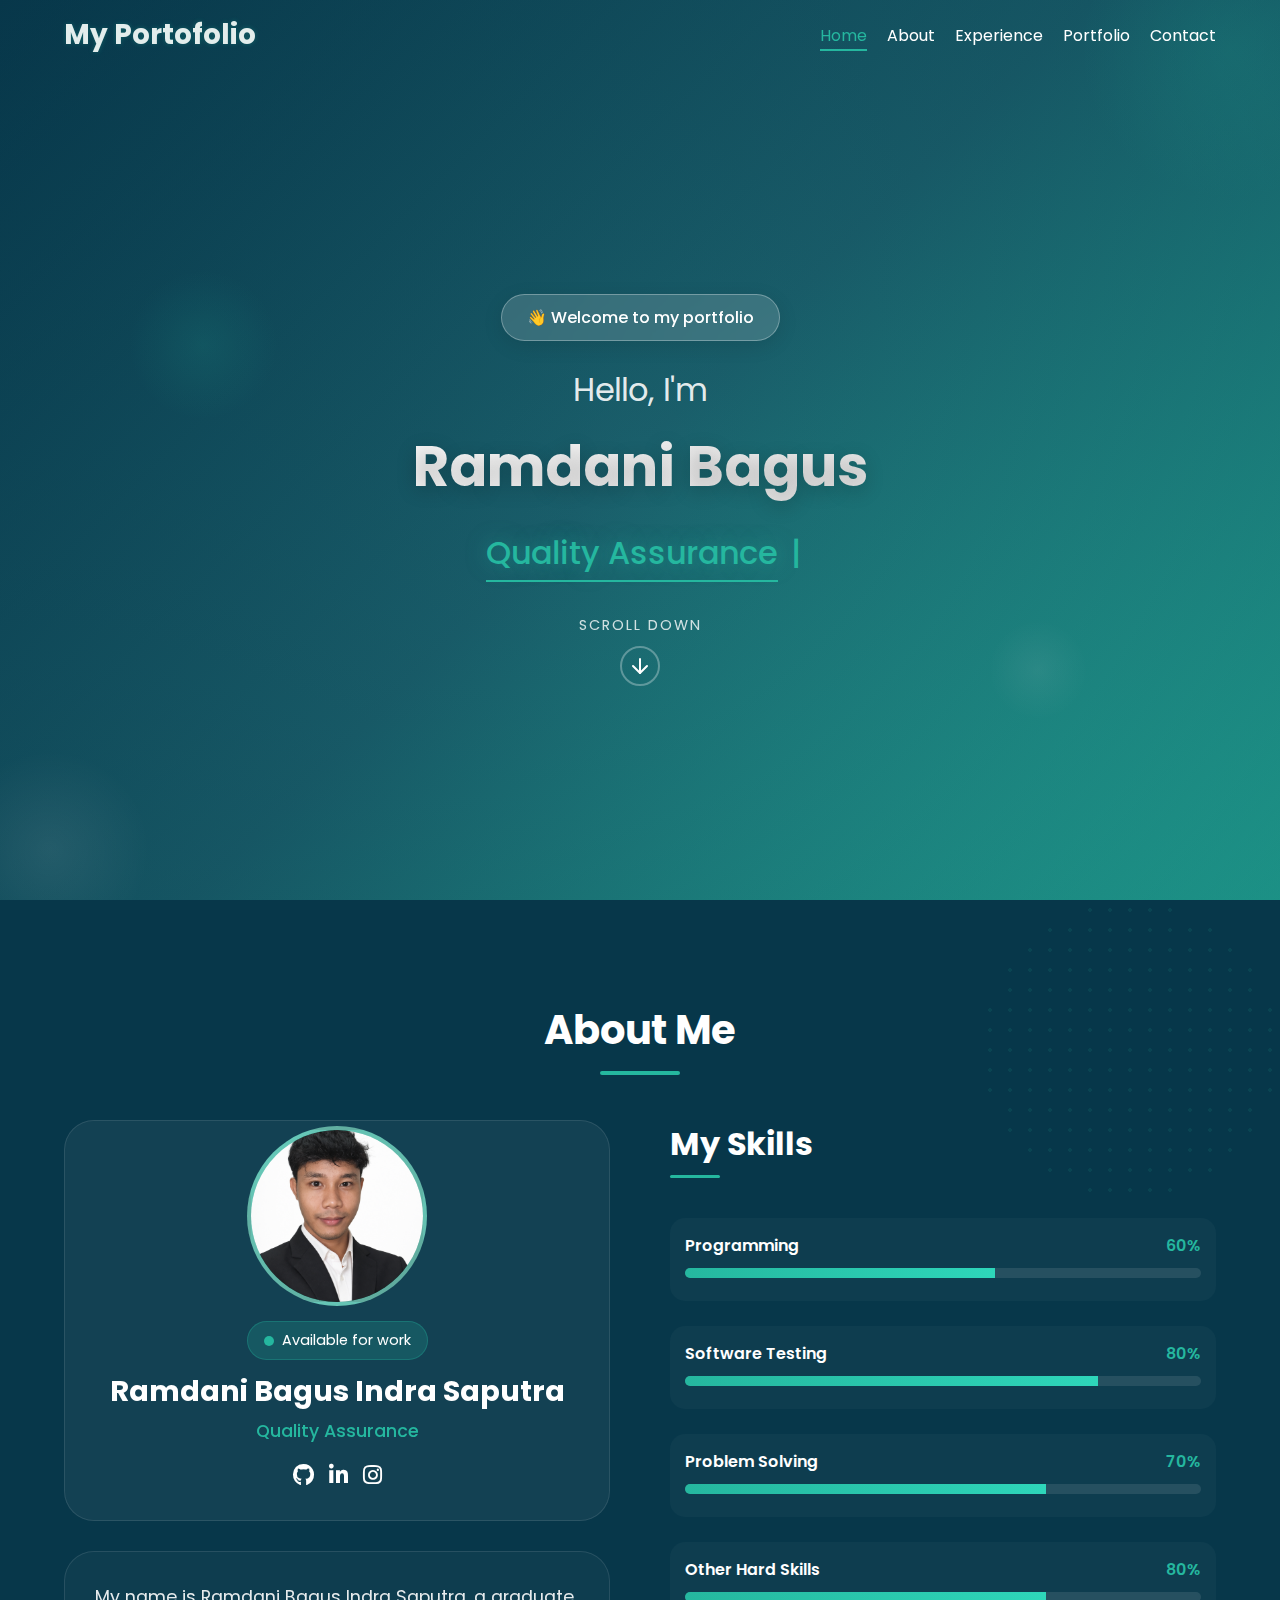
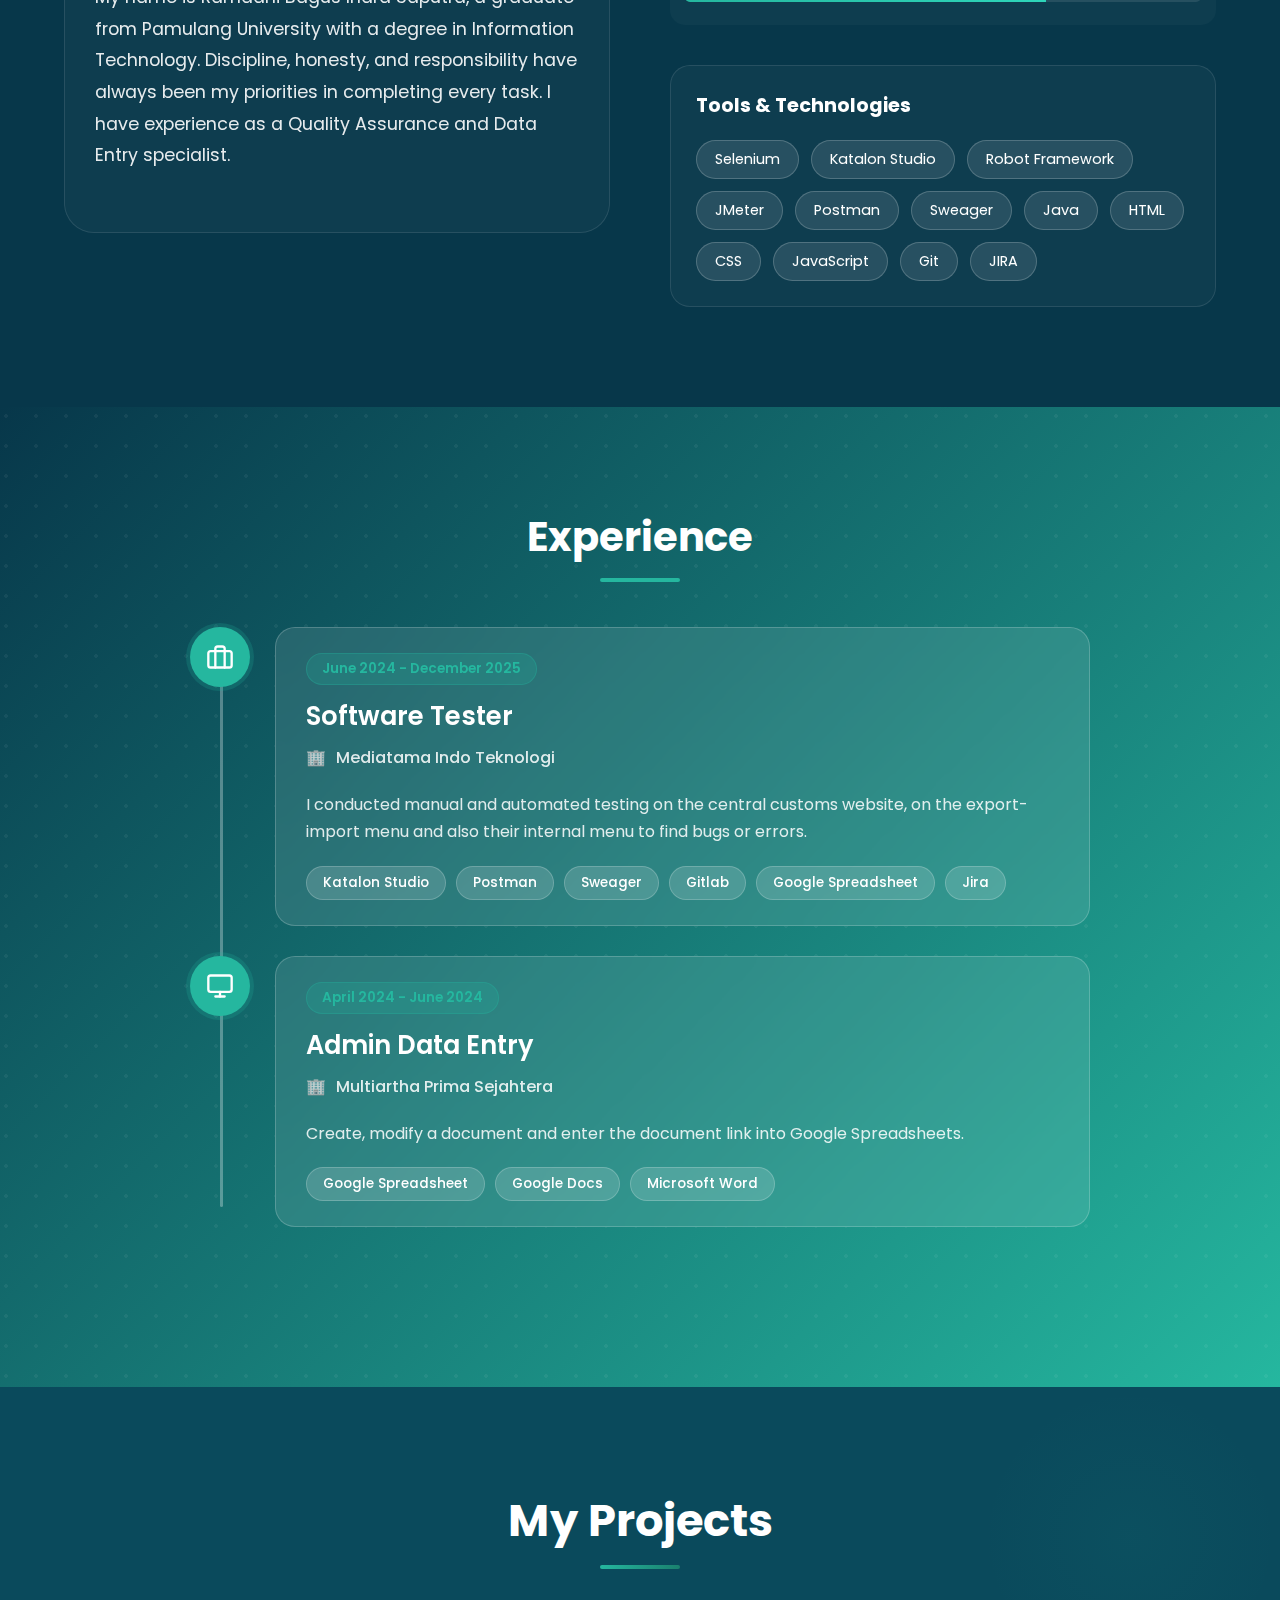
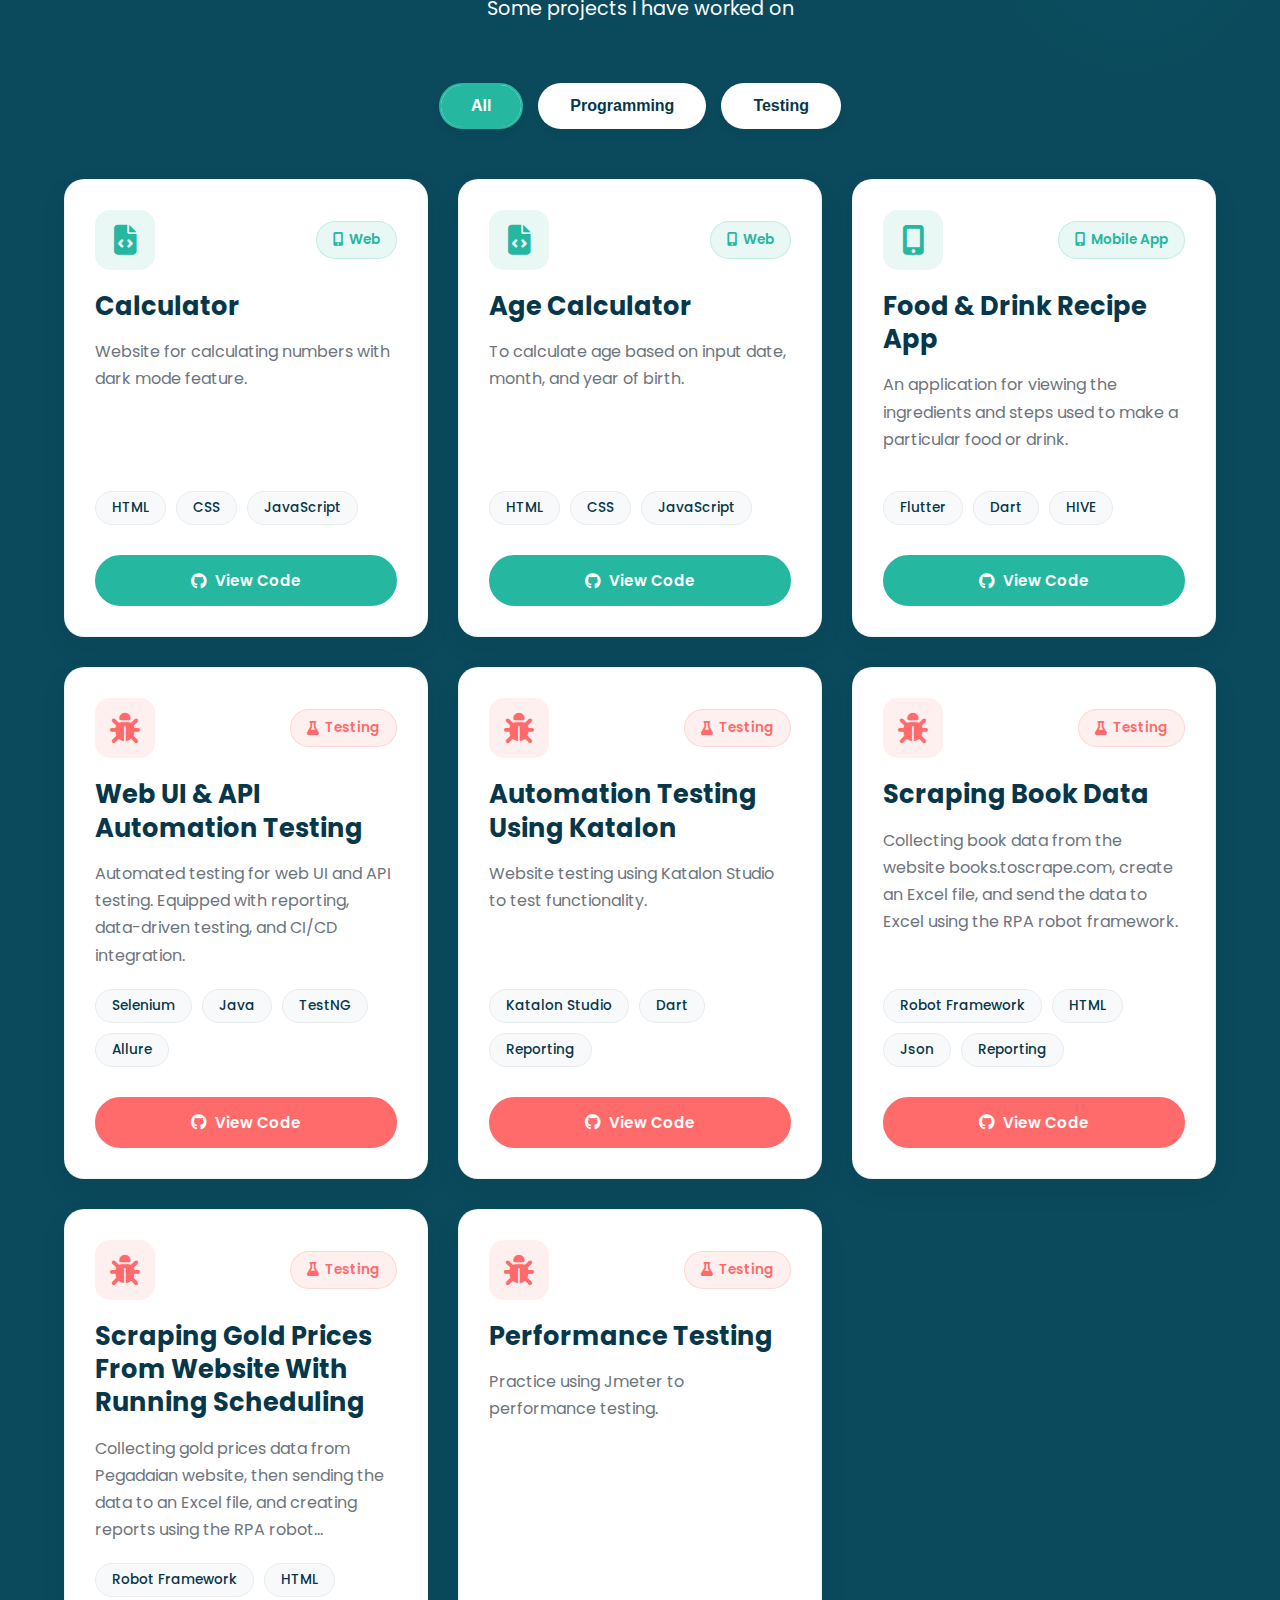
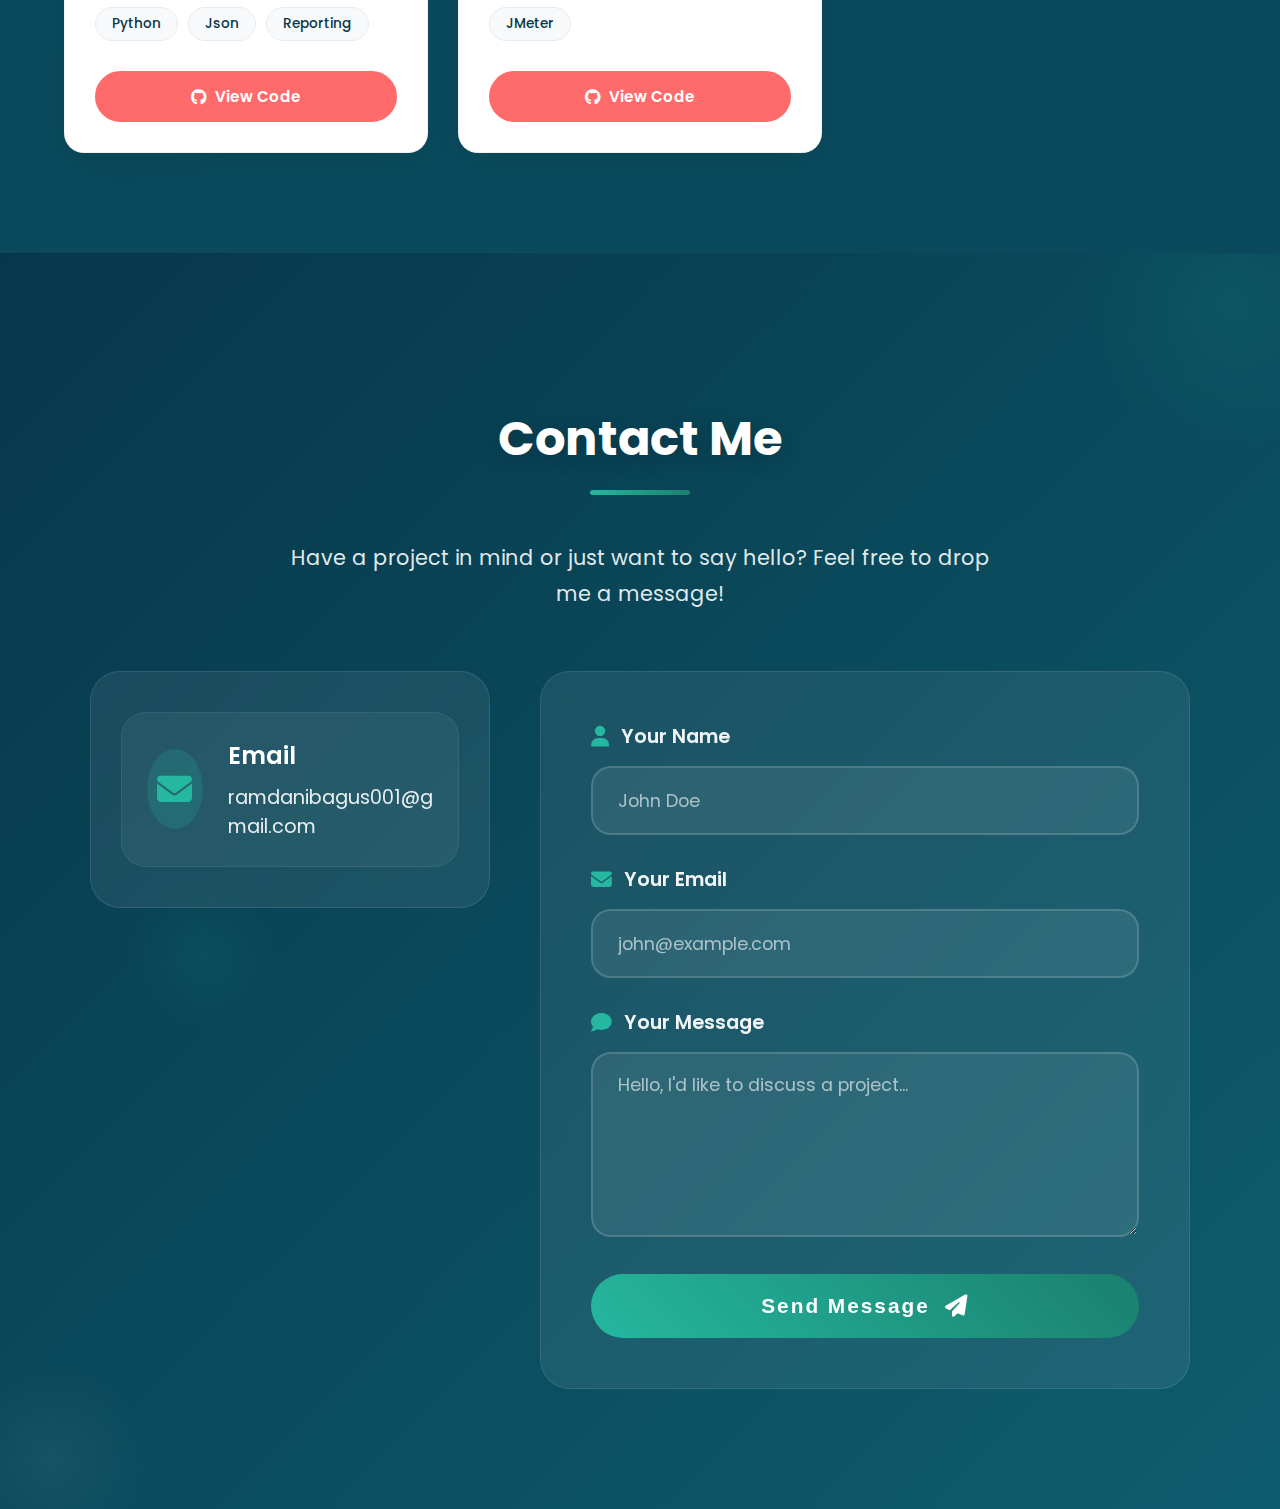
<file: index.html>
<!DOCTYPE html>
<html lang="en">
<head>
<meta charset="UTF-8">
<meta name="viewport" content="width=device-width, initial-scale=1.0">
<title>Portfolio</title>

<link href="https://fonts.googleapis.com/css2?family=Poppins:wght@300;400;500;600;700&display=swap" rel="stylesheet">
<link rel="stylesheet" href="style.css">
<!-- <link rel="stylesheet" href="https://cdnjs.cloudflare.com/ajax/libs/font-awesome/6.4.0/css/all.min.css"> -->
<link rel="stylesheet" href="https://cdnjs.cloudflare.com/ajax/libs/font-awesome/6.4.0/css/all.min.css">

</head>
<body>

  <!-- NETLIFY FORM - HIDDEN (WAJIB) -->
  <form name="contact" netlify netlify-honeypot="bot-field" hidden>
    <input type="text" name="bot-field" />
    <input type="text" name="name" />
    <input type="email" name="email" />
    <textarea name="message"></textarea>
  </form>

<!-- NAVBAR -->
<nav class="navbar">
  <div class="container navbar-container">
    <h2 class="logo">My Portofolio</h2>
    <ul class="menu-items">
      <li style="--i:1"><a href="#home">Home</a></li>
      <li style="--i:2"><a href="#about">About</a></li>
      <li style="--i:3"><a href="#experience">Experience</a></li>
      <li style="--i:4"><a href="#portfolio">Portfolio</a></li>
      <li style="--i:5"><a href="#contact">Contact</a></li>
    </ul>
  </div>
</nav>

<!-- HOME -->
<header id="home">
  <!-- Overlay untuk efek gelap/terang -->
  <div class="home-overlay"></div>
  
  <!-- Background Shapes untuk efek visual -->
  <div class="home-shapes">
    <div class="shape shape-1"></div>
    <div class="shape shape-2"></div>
    <div class="shape shape-3"></div>
    <div class="shape shape-4"></div>
  </div>

  <div class="container">
    <div class="home-content">
      <!-- Badge/Welcome Tag -->
      <div class="welcome-badge">
        <span class="badge-text">👋 Welcome to my portfolio</span>
      </div>

      <!-- Nama dengan animasi -->
      <div class="name-wrapper">
        <h1 class="greeting">Hello, I'm</h1>
        <h1 class="name">Ramdani Bagus</h1>
        <div class="typed-text">
          <span class="profession">Quality Assurance</span>
          <span class="profession-cursor">|</span>
        </div>
      </div>

      <!-- Scroll Indicator -->
      <div class="scroll-indicator">
        <a href="#about" class="scroll-link">
          <span class="scroll-text">Scroll Down</span>
          <span class="scroll-icon">
            <svg xmlns="http://www.w3.org/2000/svg" width="24" height="24" viewBox="0 0 24 24" fill="none" stroke="currentColor" stroke-width="2" stroke-linecap="round" stroke-linejoin="round">
              <line x1="12" y1="5" x2="12" y2="19"></line>
              <polyline points="19 12 12 19 5 12"></polyline>
            </svg>
          </span>
        </a>
      </div>
    </div>
  </div>
</header>

<!-- ABOUT -->
<section id="about" class="about-me">
  <div class="container">
    <h2 class="about-heading">About Me</h2>

    <div class="about-content">
      <!-- Left Content - Profile -->
      <div class="left-content">
        <div class="profile-wrapper">
          <div class="profile-image-container">
            <div class="profile-image">
              <img src="Pas photo.png" alt="Profile Photo" class="profile-img">
            </div>
            <div class="profile-status">
              <span class="status-dot"></span>
              <span class="status-text">Available for work</span>
            </div>
          </div>
          
          <div class="profile-info">
            <h3 class="profile-name">Ramdani Bagus Indra Saputra</h3>
            <p class="profile-title">Quality Assurance</p>
            <div class="profile-social">
            <!-- GitHub -->
            <a href="https://github.com/RamdaniBagus" target="_blank" class="social-icon">
                <i class="fab fa-github"></i>
            </a>
            
            <!-- LinkedIn -->
            <a href="https://www.linkedin.com/in/ramdani-bagus/" target="_blank" class="social-icon">
                <i class="fab fa-linkedin-in"></i>
            </a>
            
            <!-- Instagram -->
            <a href="https://www.instagram.com/ramdani_103/" target="_blank" class="social-icon">
                <i class="fab fa-instagram"></i>
            </a>
            </div>
          </div>
        </div>
        
        <div class="about-text">
          <p class="about-description">
            My name is Ramdani Bagus Indra Saputra, a graduate
            from Pamulang University with a
            degree in Information Technology. Discipline,
            honesty, and responsibility have always been
            my priorities in completing every
            task. I have experience as a Quality Assurance 
            and Data Entry specialist.
          </p>
          
        </div>
      </div>

      <!-- Right Content - Skills -->
      <div class="right-content">
        <div class="skills-header">
          <h3 class="skills-title">My Skills</h3>
        </div>

        <div class="skills-bar">
          <!-- PROGRAMMING -->
          <div class="bar">
            <div class="info">
              <span class="skill-name">Programming</span>
              <span class="skill-percent">60%</span>
            </div>
            <div class="progress-line">
              <span style="width:60%"></span>
            </div>
          </div>

          <!-- TESTING -->
          <div class="bar">
            <div class="info">
              <span class="skill-name">Software Testing</span>
              <span class="skill-percent">80%</span>
            </div>
            <div class="progress-line">
              <span style="width:80%"></span>
            </div>
          </div>

          <!-- PROBLEM SOLVING -->
          <div class="bar">
            <div class="info">
              <span class="skill-name">Problem Solving</span>
              <span class="skill-percent">70%</span>
            </div>
            <div class="progress-line">
              <span style="width:70%"></span>
            </div>
          </div>

          <!-- Hard Skill -->
          <div class="bar">
            <div class="info">
              <span class="skill-name">Other Hard Skills</span>
              <span class="skill-percent">80%</span>
            </div>
            <div class="progress-line">
              <span style="width:70%"></span>
            </div>
          </div>
        </div>

        <!-- Additional Skills Cards -->
        <div class="additional-skills">
          <h4>Tools & Technologies</h4>
          <div class="skill-tags">
            <span class="skill-tag">Selenium</span>
            <span class="skill-tag">Katalon Studio</span>
            <span class="skill-tag">Robot Framework</span>
            <span class="skill-tag">JMeter</span>
            <span class="skill-tag">Postman</span>
            <span class="skill-tag">Sweager</span>
            <span class="skill-tag">Java</span>
            <span class="skill-tag">HTML</span>
            <span class="skill-tag">CSS</span>
            <span class="skill-tag">JavaScript</span>
            <span class="skill-tag">Git</span>
            <span class="skill-tag">JIRA</span>
          </div>
        </div>
      </div>
    </div>
  </div>
</section>

<!-- EXPERIENCE -->
<section id="experience" class="experience">
  <div class="container">
    <h2 class="exp-heading">Experience</h2>

    <div class="timeline">
      <!-- Item 1 -->
      <div class="timeline-item">
        <div class="timeline-icon">
          <svg xmlns="http://www.w3.org/2000/svg" width="24" height="24" viewBox="0 0 24 24" fill="none" stroke="currentColor" stroke-width="2" stroke-linecap="round" stroke-linejoin="round">
            <rect x="2" y="7" width="20" height="14" rx="2" ry="2"></rect>
            <path d="M16 21V5a2 2 0 0 0-2-2h-4a2 2 0 0 0-2 2v16"></path>
          </svg>
        </div>
        <div class="timeline-content">
          <span class="timeline-date">June 2024 - December 2025</span>
          <h3>Software Tester</h3>
          <p class="timeline-company">Mediatama Indo Teknologi</p>
          <p>
            I conducted manual and automated testing on the central customs website, 
            on the export-import menu and also their internal menu to find bugs or errors.
          </p>
          <div class="timeline-tags">
            <span class="tag">Katalon Studio</span>
            <span class="tag">Postman</span>
            <span class="tag">Sweager</span>
            <span class="tag">Gitlab</span>
            <span class="tag">Google Spreadsheet</span>
            <span class="tag">Jira</span>
          </div>
        </div>
      </div>

      <!-- Item 2 -->
      <div class="timeline-item">
        <div class="timeline-icon">
          <svg xmlns="http://www.w3.org/2000/svg" width="24" height="24" viewBox="0 0 24 24" fill="none" stroke="currentColor" stroke-width="2" stroke-linecap="round" stroke-linejoin="round">
            <rect x="2" y="3" width="20" height="14" rx="2" ry="2"></rect>
            <line x1="8" y1="21" x2="16" y2="21"></line>
            <line x1="12" y1="17" x2="12" y2="21"></line>
          </svg>
        </div>
        <div class="timeline-content">
          <span class="timeline-date">April 2024 - June 2024</span>
          <h3>Admin Data Entry</h3>
          <p class="timeline-company">Multiartha Prima Sejahtera</p>
          <p>
            Create, modify a document and enter the document link into Google Spreadsheets.
        </p>
          <div class="timeline-tags">
            <span class="tag">Google Spreadsheet</span>
            <span class="tag">Google Docs</span>
            <span class="tag">Microsoft Word</span>
          </div>
        </div>
      </div>
    </div>
</section>

  <!-- PORTFOLIO -->

  <section id="portfolio" class="portfolio">
    <div class="container">
      <div class="section-header">
        <h1 class="proj-heading">My Projects</h1>
        <p class="section-subtitle">Some projects I have worked on</p>
      </div>

      <div class="filter-buttons">
        <button class="filter-btn active" data-filter="all">All</button>
        <button class="filter-btn" data-filter="programming">Programming</button>
        <button class="filter-btn" data-filter="testing">Testing</button>
      </div>

      <div class="projects-grid">

        <!-- Programming - Kalkulator  -->
        <div class="project-card programming">
          <div class="project-header">
            <div class="project-icon">
              <i class="fa-solid fa-file-code"></i>
            </div>
            <span class="project-category"><i class="fas fa-mobile-alt"></i> Web</span>
          </div>
          
          <h2 class="project-title">Calculator</h2>
          
          <p class="project-description">
            Website for calculating numbers with dark mode feature.
          </p>
          
          <div class="project-tech">
            <span class="tech-tag">HTML</span>
            <span class="tech-tag">CSS</span>
            <span class="tech-tag">JavaScript</span>
          </div>
          
          <div class="project-links">
            <a href="https://github.com/RamdaniBagus/Calculator" 
            target="blank"
            class="project-btn">
              <i class="fab fa-github"></i>
              View Code
            </a>
          </div>
        </div>

        <!-- Programming - Kalkulator Umur -->
        <div class="project-card programming">
          <div class="project-header">
            <div class="project-icon">
              <i class="fa-solid fa-file-code"></i>
            </div>
            <span class="project-category"><i class="fas fa-mobile-alt"></i> Web</span>
          </div>
          
          <h2 class="project-title">Age Calculator</h2>
          
          <p class="project-description">
            To calculate age based on input date, month, and year of birth.
          </p>
          
          <div class="project-tech">
            <span class="tech-tag">HTML</span>
            <span class="tech-tag">CSS</span>
            <span class="tech-tag">JavaScript</span>
          </div>
          
          <div class="project-links">
            <a href="https://github.com/RamdaniBagus/kalkulator-umur" 
            target="blank"
            class="project-btn">
              <i class="fab fa-github"></i>
              View Code
            </a>
          </div>
        </div>

        <!-- Programming - Aplikasi Resep -->
        <div class="project-card programming">
          <div class="project-header">
            <div class="project-icon">
              <i class="fas fa-mobile-alt"></i>
            </div>
            <span class="project-category"><i class="fas fa-mobile-alt"></i> Mobile App</span>
          </div>
          
          <h2 class="project-title">Food & Drink Recipe App</h2>
          
          <p class="project-description">
            An application for viewing the ingredients and steps used to make a particular food or drink.
          </p>
          
          <div class="project-tech">
            <span class="tech-tag">Flutter</span>
            <span class="tech-tag">Dart</span>
            <span class="tech-tag">HIVE</span>
          </div>
          
          <div class="project-links">
            <a href="https://github.com/RamdaniBagus/Aplikasi-Resep-Makanan-Dan-Minuman-Berbasis-Android" 
            target="blank"
            class="project-btn">
              <i class="fab fa-github"></i>
              View Code
            </a>
          </div>
        </div>

        <!-- Testing  -->

        <div class="project-card testing">
          <div class="project-header">
            <div class="project-icon">
              <i class="fas fa-bug"></i>
            </div>
            <span class="project-category"><i class="fas fa-flask"></i> Testing</span>
          </div>
          <h2 class="project-title">Web UI & API Automation Testing</h2>
          <p class="project-description">
            Automated testing for web UI and API testing. Equipped with reporting, 
            data-driven testing, and CI/CD integration.
          </p>
          <div class="project-tech">
            <span class="tech-tag">Selenium</span>
            <span class="tech-tag">Java</span>
            <span class="tech-tag">TestNG</span>
            <span class="tech-tag">Allure</span>
          </div>
          <div class="project-links">
            <a href="https://github.com/RamdaniBagus/FinalProjectTest" 
            target="blank"
            class="project-btn">
              <i class="fab fa-github"></i>
              View Code
            </a>
          </div>
        </div>

          <div class="project-card testing">
          <div class="project-header">
            <div class="project-icon">
              <i class="fas fa-bug"></i>
            </div>
            <span class="project-category"><i class="fas fa-flask"></i> Testing</span>
          </div>
          
          <h2 class="project-title">Automation Testing Using Katalon</h2>
          <p class="project-description">
            Website testing using Katalon Studio to test functionality.
          </p>
          <div class="project-tech">
            <span class="tech-tag">Katalon Studio</span>
            <span class="tech-tag">Dart</span>
            <span class="tech-tag">Reporting</span>
          </div>
          <div class="project-links">
            <a href="https://github.com/RamdaniBagus/Katalon" 
            target="blank"
            class="project-btn">
              <i class="fab fa-github"></i>
              View Code
            </a>
          </div>
        </div>

        <div class="project-card testing">
          <div class="project-header">
            <div class="project-icon">
              <i class="fas fa-bug"></i>
            </div>
            <span class="project-category"><i class="fas fa-flask"></i> Testing</span>
          </div>
          
          <h2 class="project-title">Scraping Book Data</h2>
          <p class="project-description">
            Collecting book data from the website books.toscrape.com, create an Excel file, 
            and send the data to Excel using the RPA robot framework.
          </p>
          <div class="project-tech">
            <span class="tech-tag">Robot Framework</span>
            <span class="tech-tag">HTML</span>
            <span class="tech-tag">Json</span>
            <span class="tech-tag">Reporting</span>
          </div>
          <div class="project-links">
            <a href="https://github.com/RamdaniBagus/Website-Scraping-Using-RobotFramework" 
            target="blank"
            class="project-btn">
              <i class="fab fa-github"></i>
              View Code
            </a>
          </div>
        </div>

          <div class="project-card testing">
          <div class="project-header">
            <div class="project-icon">
              <i class="fas fa-bug"></i>
            </div>
            <span class="project-category"><i class="fas fa-flask"></i> Testing</span>
          </div>
          <h2 class="project-title">Scraping Gold Prices From Website With Running Scheduling</h2>
          <p class="project-description">
            Collecting gold prices data from Pegadaian website, 
            then sending the data to an Excel file, and creating reports using the RPA robot framework.
          </p>
          <div class="project-tech">
            <span class="tech-tag">Robot Framework</span>
            <span class="tech-tag">HTML</span>
            <span class="tech-tag">Python</span>
            <span class="tech-tag">Json</span>
            <span class="tech-tag">Reporting</span>
          </div>
          <div class="project-links">
            <a href="https://github.com/RamdaniBagus/RobotFramework-Tests-With-Scheduler" 
            target="blank"
            class="project-btn">
              <i class="fab fa-github"></i>
              View Code
            </a>
          </div>
        </div>

          <div class="project-card testing">
          <div class="project-header">
            <div class="project-icon">
              <i class="fas fa-bug"></i>
            </div>
            <span class="project-category"><i class="fas fa-flask"></i> Testing</span>
          </div>
          <h2 class="project-title">Performance Testing</h2>
          <p class="project-description">
            Practice using Jmeter to performance testing.
          </p>
          <div class="project-tech">
            <span class="tech-tag">JMeter</span>
          </div>
          <div class="project-links">
            <a href="https://github.com/RamdaniBagus/Test_Jmeter" 
            target="blank"
            class="project-btn">
              <i class="fab fa-github"></i>
              View Code
            </a>
          </div>
        </div>

      </div>
    </div>
  </section>

<!-- CONTACT -->
<section id="contact" class="contact">
  <!-- Background Shapes -->
  <div class="contact-shapes">
    <div class="shape shape-1"></div>
    <div class="shape shape-2"></div>
    <div class="shape shape-3"></div>
  </div>

  <div class="container">
    <div class="contact-wrapper">
      <!-- Header Section -->
      <div class="contact-header">
        <h2 class="contact-title">Contact Me</h2>
        <p class="contact-description">
          Have a project in mind or just want to say hello? Feel free to drop me a message!
        </p>
      </div>

      <div class="contact-content">
        <!-- Contact Information - ONLY EMAIL -->
        <div class="contact-info">
          <div class="info-card">
            <div class="info-icon">
              <i class="fas fa-envelope"></i>
            </div>
            <div class="info-detail">
              <h4>Email</h4>
              <p>ramdanibagus001@gmail.com</p>
            </div>
          </div>
        </div>

        <!-- Contact Form - NETLIFY -->
        <form 
          name="contact"
          method="POST"
          data-netlify="true"
          netlify
          action="/thank-you.html"  
          class="contact-form" 
          id="contactForm"
        >
          <!-- Required hidden field for Netlify -->
          <input type="hidden" name="form-name" value="contact" />
          
          <!-- Honeypot field untuk anti spam -->
          <p class="hidden" style="display: none;">
            <label>
              Don't fill this out: <input name="bot-field" />
            </label>
          </p>
          
          <div class="form-group">
            <label for="name">
              <i class="fas fa-user"></i>
              Your Name
            </label>
            <input 
              type="text" 
              id="name" 
              name="name" 
              placeholder="John Doe" 
              required
            >
          </div>

          <div class="form-group">
            <label for="email">
              <i class="fas fa-envelope"></i>
              Your Email
            </label>
            <input 
              type="email" 
              id="email" 
              name="email" 
              placeholder="john@example.com" 
              required
            >
          </div>

          <div class="form-group">
            <label for="message">
              <i class="fas fa-comment"></i>
              Your Message
            </label>
            <textarea 
              id="message" 
              name="message" 
              placeholder="Hello, I'd like to discuss a project..." 
              rows="5" 
              required
            ></textarea>
          </div>

          <button type="submit" class="contact-btn">
            <span>Send Message</span>
            <i class="fas fa-paper-plane"></i>
          </button>

          <div class="form-status" id="formStatus"></div>
          <div class="form-success" id="formSuccess" style="display: none;">
            <i class="fas fa-check-circle"></i>
            Thank you! Your message has been sent successfully.
          </div>
        </form>
      </div>
    </div>
  </div>
</section>

<script src="script.js"></script>

</body>
</html>
</file>
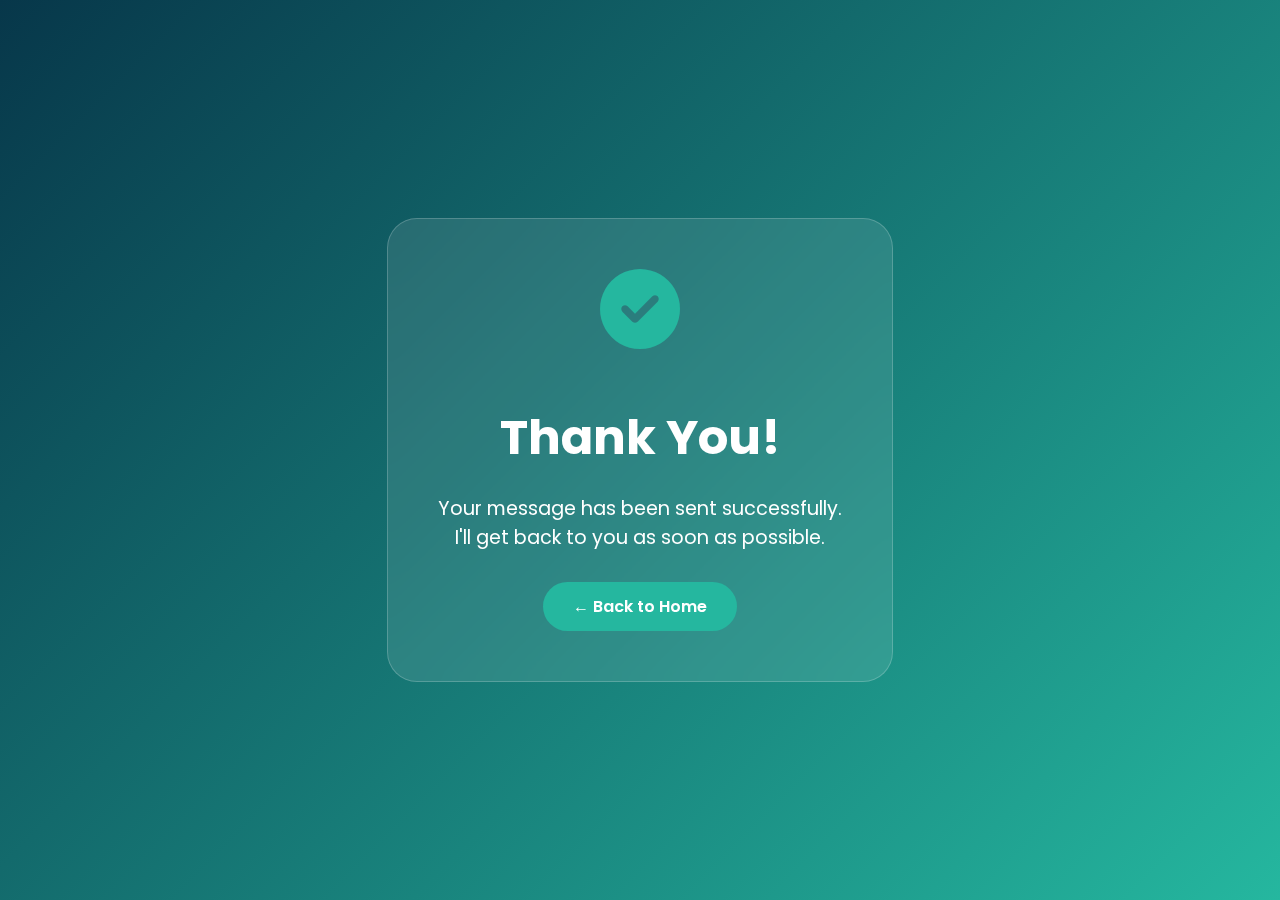
<file: thank-you.html>
<!DOCTYPE html>
<html lang="en">
<head>
  <meta charset="UTF-8">
  <meta name="viewport" content="width=device-width, initial-scale=1.0">
  <title>Thank You - Ramdani Bagus</title>
  <link href="https://fonts.googleapis.com/css2?family=Poppins:wght@300;400;500;600;700&display=swap" rel="stylesheet">
  <link rel="stylesheet" href="https://cdnjs.cloudflare.com/ajax/libs/font-awesome/6.4.0/css/all.min.css">
  <style>
    body {
      font-family: 'Poppins', sans-serif;
      background: linear-gradient(135deg, #07374a, #25b79f);
      color: white;
      display: flex;
      align-items: center;
      justify-content: center;
      height: 100vh;
      margin: 0;
      text-align: center;
    }
    .thank-you-container {
      max-width: 600px;
      padding: 50px;
      background: rgba(255,255,255,0.1);
      border-radius: 30px;
      backdrop-filter: blur(10px);
      border: 1px solid rgba(255,255,255,0.2);
    }
    h1 {
      font-size: 3rem;
      margin-bottom: 20px;
    }
    i {
      font-size: 5rem;
      color: #25b79f;
      margin-bottom: 20px;
    }
    p {
      font-size: 1.2rem;
      margin-bottom: 30px;
    }
    a {
      display: inline-block;
      padding: 12px 30px;
      background: #25b79f;
      color: white;
      text-decoration: none;
      border-radius: 50px;
      font-weight: 600;
      transition: 0.3s;
    }
    a:hover {
      transform: translateY(-3px);
      box-shadow: 0 10px 25px rgba(37,183,159,0.4);
    }
  </style>
</head>
<body>
  <div class="thank-you-container">
    <i class="fas fa-check-circle"></i>
    <h1>Thank You!</h1>
    <p>Your message has been sent successfully.<br>I'll get back to you as soon as possible.</p>
    <a href="/">← Back to Home</a>
  </div>
</body>
</html>
</file>
<file: style.css>
*{
margin:0;
padding:0;
box-sizing:border-box;
}

html{
scroll-behavior:smooth;
}

body{
font-family:'Poppins',sans-serif;
}

.container{
width:90%;
max-width:1200px;
margin:auto;
}

/* Style untuk Logo Portfolio - Lebih menarik dan interaktif */
.logo {
    color: #e3edec; /* Warna teal/hijau kebiruan */
    font-size: 28px;
    font-weight: 700;
    position: relative;
    display: inline-block;
    cursor: pointer;
    transition: all 0.3s ease;
    text-shadow: 0 0 5px rgba(37, 183, 159, 0.3);
}

.logo:hover {
    color: #1e9a87; /* Warna lebih gelap saat hover */
    transform: scale(1.05);
    text-shadow: 0 0 15px rgba(37, 183, 159, 0.5);
    letter-spacing: 1px;
}

/* Animasi gradient untuk logo */
@keyframes gradientFlow {
    0% { background-position: 0% 50%; }
    50% { background-position: 100% 50%; }
    100% { background-position: 0% 50%; }
}

/* Alternatif: Gradient text untuk logo */
.logo.gradient {
    background: linear-gradient(45deg, #25b79f, #4a90e2, #25b79f);
    background-size: 200% auto;
    -webkit-background-clip: text;
    -webkit-text-fill-color: transparent;
    background-clip: text;
    animation: gradientFlow 3s ease infinite;
}

/* Style untuk menu items lainnya */
.menu-items a {
    text-decoration: none;
    color: white;
    position: relative;
    transition: color 0.3s ease;
}

.menu-items a:hover {
    color: #25b79f; /* Semua menu berubah warna saat hover */
}

/* ==================================== */
/* NAVBAR */
/* ==================================== */

.navbar{
position:fixed;
width:100%;
z-index:1000;
transition:0.4s;
}

.navbar.solid{
background:#07374a;
padding:10px 0;
}

.navbar-container{
display:flex;
justify-content:space-between;
align-items:center;
height:70px;
}

.menu-items{
display:flex;
list-style:none;
}

.menu-items li{
margin-left:20px;
}

.menu-items a{
text-decoration:none;
color:white;
position:relative;
}

.menu-items a::after{
content:"";
position:absolute;
width:0%;
height:2px;
left:0;
bottom:-4px;
background:#25b79f;
transition:0.3s;
}

.menu-items a:hover::after{
width:100%;
}

/* Active menu style */
.menu-items a.active {
  color: #25b79f !important;
}

.menu-items a.active::after {
  width: 100% !important;
}

/* Hamburger Menu */
.hamburger {
  display: none;
  flex-direction: column;
  cursor: pointer;
  padding: 5px;
  z-index: 1001;
  position: relative;
}

.hamburger span {
  width: 25px;
  height: 3px;
  background: white;
  margin: 3px 0;
  border-radius: 3px;
  transition: all 0.3s ease;
}

.hamburger.active span:nth-child(1) {
  transform: rotate(45deg) translate(5px, 5px);
}

.hamburger.active span:nth-child(2) {
  opacity: 0;
  transform: translateX(-10px);
}

.hamburger.active span:nth-child(3) {
  transform: rotate(-45deg) translate(7px, -6px);
}

/* Responsive Navbar */
@media (max-width: 768px) {
  .navbar-container {
    position: relative;
  }
  
  .hamburger {
    display: flex;
  }
  
  .menu-items {
    position: fixed;
    top: 70px;
    left: -100%;
    width: 100%;
    height: calc(100vh - 70px);
    background: #07374a;
    flex-direction: column;
    align-items: center;
    justify-content: flex-start;
    padding-top: 50px;
    transition: left 0.4s ease;
    z-index: 999;
  }
  
  .menu-items.active {
    left: 0;
  }
  
  .menu-items li {
    margin: 20px 0;
    width: 100%;
    text-align: center;
  }
  
  .menu-items a {
    display: block;
    padding: 15px 0;
    font-size: 1.2rem;
    width: 100%;
  }
  
  .menu-items a::after {
    bottom: 5px;
  }
  
  body.menu-open {
    overflow: hidden;
  }
}

/* Small Mobile */
@media (max-width: 480px) {
  .logo {
    font-size: 20px;
  }
  
  .hamburger span {
    width: 22px;
  }
  
  .menu-items {
    top: 60px;
    height: calc(100vh - 60px);
  }
}

/* Fix untuk navbar solid */
.navbar.solid {
  background: #07374a;
  padding: 10px 0;
  box-shadow: 0 5px 20px rgba(0,0,0,0.1);
}

.navbar.solid .logo {
  color: white;
}

/* Animation untuk mobile menu */
@keyframes slideIn {
  from {
    opacity: 0;
    transform: translateX(-20px);
  }
  to {
    opacity: 1;
    transform: translateX(0);
  }
}

.menu-items.active li {
  animation: slideIn 0.4s ease forwards;
  animation-delay: calc(0.1s * var(--i));
}

/* Tambahkan style untuk project-card yang duplikat (jika ingin dihapus) */
.project-card.testing:last-child {
  display: none; /* Sembunyikan project testing duplikat */
}

/* ==================================== */
/* HOME - */
/* ==================================== */

header {
  height: 100vh;
  background: linear-gradient(135deg, #07374a 0%, #1a5f6b 50%, #25b79f 100%);
  display: flex;
  align-items: center;
  justify-content: center;
  color: white;
  text-align: center;
  position: relative;
  overflow: hidden;
}

/* Overlay untuk efek gradien */
.home-overlay {
  position: absolute;
  top: 0;
  left: 0;
  width: 100%;
  height: 100%;
  background: radial-gradient(circle at center, transparent 0%, rgba(7,55,74,0.3) 100%);
  z-index: 1;
}

/* Background Shapes */
.home-shapes {
  position: absolute;
  top: 0;
  left: 0;
  width: 100%;
  height: 100%;
  z-index: 0;
}

.shape {
  position: absolute;
  border-radius: 50%;
  background: rgba(255, 255, 255, 0.05);
  animation: float 20s infinite;
}

.shape-1 {
  width: 300px;
  height: 300px;
  top: -100px;
  right: -100px;
  background: radial-gradient(circle, rgba(37,183,159,0.2) 0%, transparent 70%);
  animation-delay: 0s;
}

.shape-2 {
  width: 200px;
  height: 200px;
  bottom: -50px;
  left: -50px;
  background: radial-gradient(circle, rgba(255,255,255,0.1) 0%, transparent 70%);
  animation-delay: 5s;
}

.shape-3 {
  width: 150px;
  height: 150px;
  top: 30%;
  left: 10%;
  background: radial-gradient(circle, rgba(37,183,159,0.15) 0%, transparent 70%);
  animation-delay: 2s;
}

.shape-4 {
  width: 100px;
  height: 100px;
  bottom: 20%;
  right: 15%;
  background: radial-gradient(circle, rgba(255,255,255,0.08) 0%, transparent 70%);
  animation-delay: 7s;
}

@keyframes float {
  0%, 100% {
    transform: translateY(0) rotate(0deg);
  }
  50% {
    transform: translateY(-30px) rotate(10deg);
  }
}

/* Home Content */
header .container {
  position: relative;
  z-index: 10;
  padding-top: 80px;
}

.home-content {
  max-width: 800px;
  margin: 0 auto;
  animation: fadeInUp 1s ease-out;
}

@keyframes fadeInUp {
  from {
    opacity: 0;
    transform: translateY(30px);
  }
  to {
    opacity: 1;
    transform: translateY(0);
  }
}

/* Welcome Badge */
.welcome-badge {
  margin-bottom: 25px;  /* DIKURANGI dari 30px */
  animation: fadeIn 1s ease-out 0.2s both;
}

.badge-text {
  display: inline-block;
  background: rgba(255, 255, 255, 0.15);
  backdrop-filter: blur(10px);
  padding: 10px 25px;
  border-radius: 50px;
  font-size: 1rem;
  font-weight: 500;
  border: 1px solid rgba(255, 255, 255, 0.3);
  box-shadow: 0 5px 20px rgba(0,0,0,0.1);
}

/* Name Wrapper */
.name-wrapper {
  margin-bottom: 35px;  /* DIKURANGI dari 25px + description */
}

.greeting {
  font-size: 2rem;
  font-weight: 400;
  margin-bottom: 10px;
  color: rgba(255, 255, 255, 0.9);
  animation: slideInLeft 1s ease-out 0.3s both;
}

@keyframes slideInLeft {
  from {
    opacity: 0;
    transform: translateX(-30px);
  }
  to {
    opacity: 1;
    transform: translateX(0);
  }
}

.name {
  font-size: 3.5rem;
  font-weight: 700;
  margin-bottom: 20px;
  background: linear-gradient(to right, #ffffff, #e0e0e0);
  -webkit-background-clip: text;
  -webkit-text-fill-color: transparent;
  text-shadow: 0 5px 20px rgba(0,0,0,0.2);
  animation: slideInRight 1s ease-out 0.4s both;
}

@keyframes slideInRight {
  from {
    opacity: 0;
    transform: translateX(30px);
  }
  to {
    opacity: 1;
    transform: translateX(0);
  }
}

/* Typed Text Effect */
.typed-text {
  font-size: 2rem;
  font-weight: 500;
  margin-bottom: 0;  /* DIHAPUS margin-bottom */
  animation: fadeIn 1s ease-out 0.6s both;
}

.profession {
  color: #25b79f;
  text-shadow: 0 0 20px rgba(37,183,159,0.5);
  position: relative;
  display: inline-block;
}

.profession::after {
  content: "";
  position: absolute;
  bottom: -5px;
  left: 0;
  width: 100%;
  height: 2px;
  background: #25b79f;
  animation: underline 3s infinite;
}

@keyframes underline {
  0%, 100% {
    width: 0;
    left: 50%;
  }
  50% {
    width: 100%;
    left: 0;
  }
}

.profession-cursor {
  display: inline-block;
  width: 3px;
  margin-left: 5px;
  animation: blink 1s infinite;
  color: #25b79f;
}

@keyframes blink {
  0%, 100% { opacity: 1; }
  50% { opacity: 0; }
}

.btn {
  display: inline-flex;
  align-items: center;
  gap: 10px;
  padding: 14px 35px;
  border-radius: 50px;
  font-weight: 600;
  text-decoration: none;
  transition: all 0.3s ease;
  position: relative;
  overflow: hidden;
  z-index: 1;
}

.btn::before {
  content: "";
  position: absolute;
  top: 0;
  left: 0;
  width: 0%;
  height: 100%;
  background: rgba(255, 255, 255, 0.2);
  transition: width 0.4s ease;
  z-index: -1;
}

.btn:hover::before {
  width: 100%;
}

.btn-primary {
  background: #25b79f;
  color: white;
  border: 2px solid #25b79f;
}

.btn-primary:hover {
  background: transparent;
  color: white;
  transform: translateY(-5px);
  box-shadow: 0 10px 30px rgba(37,183,159,0.4);
}

.btn-secondary {
  background: transparent;
  color: white;
  border: 2px solid rgba(255,255,255,0.5);
}

.btn-secondary:hover {
  background: white;
  color: #07374a;
  border-color: white;
  transform: translateY(-5px);
  box-shadow: 0 10px 30px rgba(255,255,255,0.2);
}

.btn svg {
  transition: transform 0.3s ease;
}

.btn:hover svg {
  transform: translateY(3px);
}

/* Scroll Indicator */
.scroll-indicator {
  animation: bounce 2s infinite;
}

.scroll-link {
  display: inline-flex;
  flex-direction: column;
  align-items: center;
  gap: 10px;
  text-decoration: none;
  color: white;
  cursor: pointer;
}

.scroll-text {
  font-size: 0.9rem;
  text-transform: uppercase;
  letter-spacing: 2px;
  opacity: 0.8;
}

.scroll-icon {
  width: 40px;
  height: 40px;
  border: 2px solid rgba(255,255,255,0.3);
  border-radius: 50%;
  display: flex;
  align-items: center;
  justify-content: center;
  transition: 0.3s;
}

.scroll-link:hover .scroll-icon {
  background: #25b79f;
  border-color: #25b79f;
  transform: translateY(5px);
}

@keyframes bounce {
  0%, 20%, 50%, 80%, 100% {
    transform: translateY(0);
  }
  40% {
    transform: translateY(-20px);
  }
  60% {
    transform: translateY(-10px);
  }
}

/* Responsive */
@media (max-width: 768px) {
  .greeting {
    font-size: 1.5rem;
  }
  
  .name {
    font-size: 2.2rem;
  }
  
  .typed-text {
    font-size: 1.5rem;
  }
  
  .home-buttons {
    flex-direction: column;
    gap: 15px;
    padding: 0 20px;
    margin-top: 35px;  /* DIKURANGI untuk mobile */
  }
  
  .btn {
    width: 100%;
    justify-content: center;
  }
  
  .shape-1 {
    width: 200px;
    height: 200px;
  }
  
  .shape-2 {
    width: 150px;
    height: 150px;
  }
}

@media (max-width: 480px) {
  .name {
    font-size: 1.8rem;
  }
  
  .typed-text {
    font-size: 1.2rem;
  }
  
  .welcome-badge {
    margin-bottom: 20px;
  }
  
  .badge-text {
    font-size: 0.9rem;
    padding: 8px 20px;
  }
  
  .home-buttons {
    margin-top: 30px;  /* DIKURANGI untuk mobile */
  }
}

/* ==================================== */
/* ABOUT ME */
/* ==================================== */

.about-me {
  padding: 100px 0;
  background: #07374a;
  color: white;
  position: relative;
  overflow: hidden;
}

/* Background Pattern */
.about-me::before {
  content: "";
  position: absolute;
  top: 0;
  right: 0;
  width: 300px;
  height: 300px;
  background: radial-gradient(circle, #25b79f 2px, transparent 2px);
  background-size: 20px 20px;
  opacity: 0.1;
  border-radius: 50%;
}

.about-heading {
  font-size: 2.5rem;
  margin-bottom: 60px;
  text-align: center;
  position: relative;
  display: inline-block;
  left: 50%;
  transform: translateX(-50%);
}

.about-heading::after {
  content: "";
  position: absolute;
  bottom: -15px;
  left: 0;
  width: 80px;
  height: 4px;
  background: #25b79f;
  left: 50%;
  transform: translateX(-50%);
  border-radius: 2px;
}

.about-content {
  display: flex;
  gap: 60px;
  flex-wrap: wrap;
  align-items: flex-start;
  position: relative;
  z-index: 2;
}

/* Left Content - Profile */
.left-content {
  flex: 1;
  min-width: 300px;
}

.profile-wrapper {
  background: rgba(255, 255, 255, 0.05);
  border-radius: 30px;
  padding: 30px;
  backdrop-filter: blur(10px);
  border: 1px solid rgba(255, 255, 255, 0.1);
  margin-bottom: 30px;
  animation: fadeInLeft 0.8s ease-out;
}

@keyframes fadeInLeft {
  from {
    opacity: 0;
    transform: translateX(-30px);
  }
  to {
    opacity: 1;
    transform: translateX(0);
  }
}

.profile-image-container {
  display: flex;
  flex-direction: column;
  align-items: center;
  margin-bottom: 10px;  /* KURANGI dari 20px jadi 10px */
  margin-top: -25px;    /* TAMBAHKAN - tarik ke atas */
}

.profile-image {
  width: 180px;
  height: 180px;
  border-radius: 50%;
  background: linear-gradient(145deg, #25b79f, #1a806e);
  display: flex;
  align-items: center;
  justify-content: center;
  margin-bottom: 15px;   /* KURANGI dari 15px jadi 1px */
  position: relative;
  border: 4px solid rgba(255, 255, 255, 0.3);
  transition: 0.3s;
  overflow: hidden;
}

.profile-image:hover {
  transform: scale(1.05);
  border-color: #25b79f;
  box-shadow: 0 0 30px rgba(37, 183, 159, 0.5);
}

.avatar-svg {
  width: 160px;
  height: 160px;
}

.profile-img {
  width: 100%;
  height: 100%;
  object-fit: cover;
  object-position: center 20%; /* UBAH ini untuk naik turunnya foto */
}

.profile-status {
  display: flex;
  align-items: center;
  gap: 8px;
  background: rgba(37, 183, 159, 0.2);
  padding: 8px 16px;
  border-radius: 50px;
  border: 1px solid rgba(37, 183, 159, 0.3);
}

.status-dot {
  width: 10px;
  height: 10px;
  background: #25b79f;
  border-radius: 50%;
  animation: pulse 2s infinite;
}

@keyframes pulse {
  0% {
    box-shadow: 0 0 0 0 rgba(37, 183, 159, 0.7);
  }
  70% {
    box-shadow: 0 0 0 10px rgba(37, 183, 159, 0);
  }
  100% {
    box-shadow: 0 0 0 0 rgba(37, 183, 159, 0);
  }
}

.status-text {
  font-size: 0.9rem;
  color: white;
}

.profile-info {
  text-align: center;
}

.profile-name {
  font-size: 1.8rem;
  margin-bottom: 5px;
  color: white;
}

.profile-title {
  color: #25b79f;
  font-size: 1.1rem;
  margin-bottom: 20px;
  font-weight: 500;
}

.profile-social {
  display: flex;
  justify-content: center;
  gap: 15px;
}

.social-icon i {
  font-size: 22px;
  color: white;
  transition: 0.3s;
}

.social-icon:hover i {
  transform: scale(1.1);
}


.about-text {
  background: rgba(255, 255, 255, 0.03);
  border-radius: 30px;
  padding: 30px;
  backdrop-filter: blur(10px);
  border: 1px solid rgba(255, 255, 255, 0.1);
  animation: fadeInUp 0.8s ease-out 0.2s both;
}

@keyframes fadeInUp {
  from {
    opacity: 0;
    transform: translateY(30px);
  }
  to {
    opacity: 1;
    transform: translateY(0);
  }
}

.about-description {
  font-size: 1.1rem;
  line-height: 1.8;
  margin-bottom: 30px;
  color: rgba(255, 255, 255, 0.9);
}

/* Right Content - Skills */
.right-content {
  flex: 1;
  min-width: 300px;
  animation: fadeInRight 0.8s ease-out;
}

@keyframes fadeInRight {
  from {
    opacity: 0;
    transform: translateX(30px);
  }
  to {
    opacity: 1;
    transform: translateX(0);
  }
}

.skills-header {
  margin-bottom: 40px;
}

.skills-title {
  font-size: 2rem;
  margin-bottom: 10px;
  color: white;
  position: relative;
  display: inline-block;
}

.skills-title::after {
  content: "";
  position: absolute;
  bottom: -10px;
  left: 0;
  width: 50px;
  height: 3px;
  background: #25b79f;
  border-radius: 2px;
}

.skills-bar .bar {
  margin: 25px 0;
  padding: 15px;
  background: rgba(255, 255, 255, 0.03);
  border-radius: 15px;
  transition: 0.3s;
}

.skills-bar .bar:hover {
  background: rgba(255, 255, 255, 0.08);
  transform: translateX(5px);
}

.info {
  display: flex;
  justify-content: space-between;
  align-items: center;
  margin-bottom: 10px;
}

.skill-name {
  font-weight: 600;
  color: white;
}

.skill-percent {
  color: #25b79f;
  font-weight: 600;
}

.progress-line {
  height: 10px;
  background: rgba(255, 255, 255, 0.1);
  border-radius: 50px;
  overflow: hidden;
  margin-bottom: 8px;
}

.progress-line span {
  display: block;
  height: 100%;
  background: linear-gradient(90deg, #25b79f, #2ed6ba);
  transition: width 1.5s ease;
  position: relative;
  animation: progressFill 1.5s ease-out;
}

@keyframes progressFill {
  from {
    width: 0;
  }
}

/* Additional Skills */
.additional-skills {
  margin-top: 40px;
  padding: 25px;
  background: rgba(255, 255, 255, 0.03);
  border-radius: 20px;
  backdrop-filter: blur(10px);
  border: 1px solid rgba(255, 255, 255, 0.1);
}

.additional-skills h4 {
  font-size: 1.2rem;
  margin-bottom: 20px;
  color: white;
}

.skill-tags {
  display: flex;
  flex-wrap: wrap;
  gap: 12px;
}

.skill-tag {
  background: rgba(255, 255, 255, 0.1);
  padding: 8px 18px;
  border-radius: 50px;
  font-size: 0.9rem;
  color: white;
  border: 1px solid rgba(255, 255, 255, 0.2);
  transition: 0.3s;
  cursor: default;
}

.skill-tag:hover {
  background: #25b79f;
  border-color: #25b79f;
  transform: translateY(-3px);
  box-shadow: 0 5px 15px rgba(37, 183, 159, 0.3);
}

/* Responsive */
@media (max-width: 768px) {
  .about-content {
    flex-direction: column;
  }
  
  .profile-image {
    width: 150px;
    height: 150px;
  }
  
  .avatar-svg {
    width: 130px;
    height: 130px;
  }
  
  .profile-name {
    font-size: 1.5rem;
  }
  
  
  .skills-title {
    font-size: 1.8rem;
  }
}

/* ==================================== */
/* EXPERIENCE */
/* ==================================== */

.experience {
  padding: 100px 0;
  background: linear-gradient(135deg, #07374a, #25b79f);
  color: white;
  position: relative;
  overflow: hidden;
}

/* Background pattern */
.experience::before {
  content: "";
  position: absolute;
  top: 0;
  left: 0;
  right: 0;
  bottom: 0;
  background-image: radial-gradient(circle at 20% 30%, rgba(255,255,255,0.05) 2px, transparent 2px);
  background-size: 30px 30px;
  pointer-events: none;
}

.exp-heading {
  font-size: 2.5rem;
  margin-bottom: 60px;
  text-align: center;
  position: relative;
  display: inline-block;
  left: 50%;
  transform: translateX(-50%);
}

.exp-heading::after {
  content: "";
  position: absolute;
  bottom: -15px;
  left: 0;
  width: 80px;
  height: 4px;
  background: #25b79f;
  left: 50%;
  transform: translateX(-50%);
  border-radius: 2px;
}

.timeline {
  display: flex;
  flex-direction: column;
  gap: 30px;
  max-width: 900px;
  margin: 0 auto 60px;
  position: relative;
}

/* Garis timeline */
.timeline::before {
  content: "";
  position: absolute;
  left: 30px;
  top: 20px;
  bottom: 20px;
  width: 3px;
  background: rgba(255,255,255,0.3);
  border-radius: 3px;
}

.timeline-item {
  display: flex;
  gap: 25px;
  position: relative;
  animation: slideInUp 0.6s ease-out;
}

@keyframes slideInUp {
  from {
    opacity: 0;
    transform: translateY(30px);
  }
  to {
    opacity: 1;
    transform: translateY(0);
  }
}

.timeline-icon {
  flex-shrink: 0;
  width: 60px;
  height: 60px;
  background: #25b79f;
  border-radius: 50%;
  display: flex;
  align-items: center;
  justify-content: center;
  position: relative;
  z-index: 2;
  box-shadow: 0 0 0 4px rgba(37,183,159,0.2);
  transition: 0.3s;
}

.timeline-item:hover .timeline-icon {
  transform: scale(1.1);
  box-shadow: 0 0 0 8px rgba(37,183,159,0.2);
}

.timeline-icon svg {
  width: 28px;
  height: 28px;
  color: white;
}

.timeline-content {
  flex: 1;
  background: rgba(255,255,255,0.1);
  padding: 25px 30px;
  border-radius: 20px;
  backdrop-filter: blur(10px);
  border: 1px solid rgba(255,255,255,0.2);
  transition: 0.3s;
  position: relative;
  overflow: hidden;
}

.timeline-content::before {
  content: "";
  position: absolute;
  top: 0;
  left: 0;
  width: 4px;
  height: 0;
  background: #25b79f;
  transition: height 0.3s ease;
}

.timeline-item:hover .timeline-content::before {
  height: 100%;
}

.timeline-item:hover .timeline-content {
  background: rgba(255,255,255,0.15);
  transform: translateX(5px);
  box-shadow: 0 10px 30px rgba(0,0,0,0.2);
}

.timeline-date {
  display: inline-block;
  background: rgba(37,183,159,0.2);
  color: #25b79f;
  padding: 5px 15px;
  border-radius: 20px;
  font-size: 0.85rem;
  font-weight: 600;
  margin-bottom: 12px;
  border: 1px solid rgba(37,183,159,0.3);
}

.timeline-content h3 {
  font-size: 1.6rem;
  margin-bottom: 8px;
  color: white;
  font-weight: 600;
}

.timeline-company {
  font-size: 1rem;
  color: #25b79f;
  margin-bottom: 15px;
  font-weight: 500;
  display: flex;
  align-items: center;
  gap: 5px;
}

.timeline-company::before {
  content: "🏢";
  margin-right: 5px;
}

.timeline-content p {
  font-size: 1rem;
  line-height: 1.7;
  opacity: 0.9;
  margin-bottom: 20px;
  color: rgba(255,255,255,0.95);
}

.timeline-tags {
  display: flex;
  flex-wrap: wrap;
  gap: 10px;
}

.tag {
  background: rgba(255,255,255,0.15);
  padding: 6px 16px;
  border-radius: 25px;
  font-size: 0.85rem;
  font-weight: 500;
  color: white;
  border: 1px solid rgba(255,255,255,0.2);
  transition: 0.3s;
}

.tag:hover {
  background: #25b79f;
  border-color: #25b79f;
  transform: translateY(-2px);
  box-shadow: 0 5px 15px rgba(37,183,159,0.3);
}

/* Responsive */
@media (max-width: 768px) {
  .timeline::before {
    left: 20px;
  }
  
  .timeline-item {
    flex-direction: column;
    gap: 15px;
  }
  
  .timeline-icon {
    width: 50px;
    height: 50px;
    margin-left: 10px;
  }
  
  .timeline-icon svg {
    width: 24px;
    height: 24px;
  }
  
  .timeline-content {
    padding: 20px;
  }
  
  .timeline-content h3 {
    font-size: 1.3rem;
  }
  
  .experience-stats {
    flex-direction: column;
    gap: 30px;
    align-items: center;
  }
}

/* ================ */
/* PORTFOLIO - */
/* ================ */

.portfolio {
  padding: 100px 0;
  background: #ffffff;  /* PUTIH POLOS */
  /* atau */
  background: #f5f5f5;  /* PUTIH KEABU-ABUAN */
  /* atau */
  background: #07374a;  /* BIRU TUA (SESUAI NAVBAR) */
  /* atau */
  background: linear-gradient(135deg, #ffffff 0%, #f8f9fa 100%); /* GRADIENT PUTIH */
  /* atau */
  background: #0a4a5c;  /* HIJAU BIRU TUA */
  position: relative;
  overflow: hidden;
}

/* Background Pattern */
.portfolio::before {
  content: "";
  position: absolute;
  top: 0;
  right: 0;
  width: 300px;
  height: 300px;
  background: radial-gradient(circle, rgba(37, 183, 159, 0.05) 0%, transparent 70%);
  border-radius: 50%;
  z-index: 0;
}

.portfolio::after {
  content: "";
  position: absolute;
  bottom: 0;
  left: 0;
  width: 250px;
  height: 250px;
  background: radial-gradient(circle, rgba(7, 55, 74, 0.05) 0%, transparent 70%);
  border-radius: 50%;
  z-index: 0;
}

.portfolio .container {
  position: relative;
  z-index: 2;
}

/* Section Header */
.section-header {
  text-align: center;
  margin-bottom: 60px;
}

.proj-heading {
  font-size: 2.8rem;
  margin-bottom: 15px;
  color: #ffffff;  /* PUTIH */
  position: relative;
  display: inline-block;
}

.proj-heading::after {
  content: "";
  position: absolute;
  bottom: -15px;
  left: 50%;
  transform: translateX(-50%);
  width: 80px;
  height: 4px;
  background: linear-gradient(90deg, #25b79f, #1a806e);
  border-radius: 2px;
}

.section-subtitle {
  font-size: 1.2rem;
  color: #ffffff;
  margin-top: 25px;
}

/* Filter Buttons */
.filter-buttons {
  text-align: center;
  margin-bottom: 50px;
  display: flex;
  justify-content: center;
  gap: 15px;
  flex-wrap: wrap;
}

.filter-btn {
  padding: 12px 30px;
  border: none;
  border-radius: 50px;
  cursor: pointer;
  transition: all 0.3s ease;
  font-size: 1rem;
  font-weight: 600;
  background: white;
  color: #07374a;
  border: 2px solid transparent;
  box-shadow: 0 4px 10px rgba(0, 0, 0, 0.05);
  position: relative;
  overflow: hidden;
  z-index: 1;
  display: flex;
  align-items: center;
  gap: 8px;
}

.filter-btn i {
  font-size: 1rem;
  transition: 0.3s;
}

.filter-btn::before {
  content: "";
  position: absolute;
  top: 0;
  left: 0;
  width: 0%;
  height: 100%;
  background: #25b79f;
  transition: width 0.4s ease;
  z-index: -1;
}

.filter-btn.active::before {
  width: 100%;
}

.filter-btn.active {
  color: white;
  border-color: #25b79f;
}

.filter-btn.active i {
  color: white;
}

.filter-btn:hover:not(.active) {
  transform: translateY(-3px);
  box-shadow: 0 10px 25px rgba(37, 183, 159, 0.2);
  border-color: #25b79f;
}

/* ==================================== */
/* PROJECTS */
/* ==================================== */

.projects-grid {
  display: grid;
  grid-template-columns: repeat(auto-fit, minmax(350px, 1fr));
  gap: 30px;
  margin-top: 20px;
}

/* PROJECT CARD - CRITICAL FIX */
.project-card {
  background: white;
  border-radius: 20px;
  padding: 30px;
  box-shadow: 0 10px 30px rgba(0, 0, 0, 0.05);
  transition: all 0.4s cubic-bezier(0.165, 0.84, 0.44, 1);
  border: 1px solid rgba(0, 0, 0, 0.05);
  
  /* ========== FLEXBOX FIX ========== */
  display: flex;
  flex-direction: column;
  height: 100%; /* Penting untuk grid */
  position: relative;
  overflow: hidden;
}

/* Top Bar Animation */
.project-card::before {
  content: "";
  position: absolute;
  top: 0;
  left: 0;
  width: 100%;
  height: 5px;
  background: linear-gradient(90deg, #25b79f, #1a806e);
  transform: scaleX(0);
  transform-origin: left;
  transition: transform 0.4s ease;
}

.project-card:hover::before {
  transform: scaleX(1);
}

.project-card:hover {
  transform: translateY(-15px);
  box-shadow: 0 20px 40px rgba(37, 183, 159, 0.15);
}

/* Project Header */
.project-header {
  display: flex;
  justify-content: space-between;
  align-items: center;
  margin-bottom: 20px;
}

.project-icon {
  width: 60px;
  height: 60px;
  background: rgba(37, 183, 159, 0.1);
  border-radius: 15px;
  display: flex;
  align-items: center;
  justify-content: center;
  transition: 0.3s;
}

.project-icon i {
  font-size: 30px;
  color: #25b79f;
  transition: 0.3s;
}

.project-card:hover .project-icon {
  background: #25b79f;
}

.project-card:hover .project-icon i {
  color: white;
}

.project-category {
  background: rgba(37, 183, 159, 0.1);
  padding: 8px 16px;
  border-radius: 50px;
  font-size: 0.85rem;
  font-weight: 600;
  color: #25b79f;
  border: 1px solid rgba(37, 183, 159, 0.2);
  display: flex;
  align-items: center;
  gap: 6px;
}

.project-category i {
  font-size: 0.85rem;
}

/* Project Title */
.project-title {
  font-size: 1.6rem;
  font-weight: 700;
  color: #07374a;
  margin-bottom: 15px;
  line-height: 1.3;
}

/* ========== PROJECT DESCRIPTION - FIX ========== */
.project-description {
  color: #6c757d;
  line-height: 1.7;
  margin-bottom: 20px;
  font-size: 1rem;
  
  /* FLEX: Ambil sisa ruang */
  flex: 1 0 auto;
  
  /* Minimum height untuk konsistensi */
  min-height: 100px;
  
  /* Ellipsis untuk teks panjang (opsional) */
  display: -webkit-box;
  -webkit-line-clamp: 4;
  -webkit-box-orient: vertical;
  overflow: hidden;
}

/* ========== PROJECT TECH - PUSH TO BOTTOM ========== */
.project-tech {
  display: flex;
  flex-wrap: wrap;
  gap: 10px;
  margin-bottom: 20px;
  
  /* PUSH KE BAWAH */
  margin-top: auto;
}

.tech-tag {
  background: #f8f9fa;
  padding: 6px 16px;
  border-radius: 50px;
  font-size: 0.85rem;
  font-weight: 500;
  color: #07374a;
  border: 1px solid #e9ecef;
  transition: all 0.3s ease;
}

.tech-tag:hover {
  background: #25b79f;
  color: white;
  border-color: #25b79f;
  transform: translateY(-2px);
  box-shadow: 0 5px 15px rgba(37, 183, 159, 0.2);
}

/* ========== PROJECT LINKS - PUSH TO BOTTOM ========== */
.project-links {
  display: flex;
  gap: 15px;
  align-items: center;
  
  /* PUSH KE BAWAH */
  margin-top: auto;
  padding-top: 10px;
}

.project-btn {
  display: inline-flex;
  align-items: center;
  gap: 8px;
  padding: 12px 25px;
  border-radius: 50px;
  background: #25b79f;
  color: white;
  text-decoration: none;
  font-weight: 600;
  font-size: 0.95rem;
  transition: all 0.3s ease;
  border: 2px solid #25b79f;
  flex: 1;
  justify-content: center;
}

.project-btn i {
  font-size: 1rem;
  transition: transform 0.3s ease;
  color: white;
}

.project-btn:hover {
  background: transparent;
  color: #25b79f;
  transform: translateY(-3px);
  box-shadow: 0 10px 25px rgba(37, 183, 159, 0.3);
}

.project-btn:hover i {
  color: #25b79f;
  transform: translateX(3px);
}

/* ========== TESTING CATEGORY ========== */
.project-card.testing .project-icon {
  background: rgba(255, 107, 107, 0.1);
}

.project-card.testing .project-icon i {
  color: #ff6b6b;
}

.project-card.testing:hover .project-icon {
  background: #ff6b6b;
}

.project-card.testing:hover .project-icon i {
  color: white;
}

.project-card.testing .project-category {
  background: rgba(255, 107, 107, 0.1);
  color: #ff6b6b;
  border-color: rgba(255, 107, 107, 0.2);
}

.project-card.testing .project-category i {
  color: #ff6b6b;
}

.project-card.testing .project-btn {
  background: #ff6b6b;
  border-color: #ff6b6b;
}

.project-card.testing .project-btn:hover {
  background: transparent;
  color: #ff6b6b;
}

.project-card.testing .project-btn:hover i {
  color: #ff6b6b;
}

.project-card.testing .tech-tag:hover {
  background: #ff6b6b;
  border-color: #ff6b6b;
}

.project-card.testing::before {
  background: linear-gradient(90deg, #ff6b6b, #ff8787);
}

/* ========== RESPONSIVE ========== */
@media (max-width: 992px) {
  .projects-grid {
    grid-template-columns: repeat(auto-fit, minmax(300px, 1fr));
    gap: 25px;
  }
  
  .project-title {
    font-size: 1.4rem;
  }
}

@media (max-width: 768px) {
  .portfolio {
    padding: 70px 0;
  }
  
  .proj-heading {
    font-size: 2.2rem;
  }
  
  .section-subtitle {
    font-size: 1rem;
  }
  
  .projects-grid {
    grid-template-columns: 1fr;
    gap: 25px;
  }
  
  .project-card {
    padding: 25px;
    height: auto;
  }
  
  .project-title {
    font-size: 1.4rem;
  }
  
  .project-description {
    min-height: 80px;
    -webkit-line-clamp: 3;
  }
  
  .project-links {
    flex-direction: column;
  }
  
  .project-btn {
    width: 100%;
  }
}

@media (max-width: 480px) {
  .proj-heading {
    font-size: 1.8rem;
  }
  
  .project-header {
    flex-direction: column;
    align-items: flex-start;
    gap: 15px;
  }
  
  .project-category {
    align-self: flex-start;
  }
  
  .project-icon {
    width: 50px;
    height: 50px;
  }
  
  .project-icon i {
    font-size: 24px;
  }
  
  .project-title {
    font-size: 1.3rem;
  }
  
  .project-description {
    min-height: 70px;
    -webkit-line-clamp: 3;
  }
  
  .tech-tag {
    padding: 5px 12px;
    font-size: 0.8rem;
  }
}

/* ========== FILTER SYSTEM  ========== */

.project-card.hidden {
  display: none !important;
}

.project-card {
  display: flex !important;
  flex-direction: column;
  height: 100%;
}

/* ==================================== */
/* CONTACT - FIXED LARGE TEXT & SPACING */
/* ==================================== */

.contact {
  padding: 150px 0 120px; /* PADDING ATAS BESAR AGAR TIDAK SEJAJAR NAVBAR */
  background: linear-gradient(135deg, #07374a 0%, #0a4a5c 50%, #0e5d6e 100%);
  color: white;
  position: relative;
  overflow: hidden;
  min-height: 100vh;
  display: flex;
  align-items: center;
  margin-top: 0;
}

/* Background Shapes */
.contact-shapes {
  position: absolute;
  top: 0;
  left: 0;
  width: 100%;
  height: 100%;
  z-index: 0;
}

.contact-shapes .shape {
  position: absolute;
  border-radius: 50%;
  background: rgba(255, 255, 255, 0.03);
  animation: floatContact 20s infinite;
}

.contact-shapes .shape-1 {
  width: 300px;
  height: 300px;
  top: -100px;
  right: -100px;
  background: radial-gradient(circle, rgba(37, 183, 159, 0.1) 0%, transparent 70%);
}

.contact-shapes .shape-2 {
  width: 200px;
  height: 200px;
  bottom: -50px;
  left: -50px;
  background: radial-gradient(circle, rgba(255, 255, 255, 0.05) 0%, transparent 70%);
  animation-delay: 5s;
}

.contact-shapes .shape-3 {
  width: 150px;
  height: 150px;
  top: 50%;
  left: 10%;
  background: radial-gradient(circle, rgba(37, 183, 159, 0.08) 0%, transparent 70%);
  animation-delay: 2s;
}

@keyframes floatContact {
  0%, 100% {
    transform: translateY(0) rotate(0deg);
  }
  50% {
    transform: translateY(-30px) rotate(5deg);
  }
}

.contact .container {
  position: relative;
  z-index: 2;
  width: 100%;
}

.contact-wrapper {
  max-width: 1100px;
  margin: 0 auto;
}

/* ========== CONTACT HEADER - UKURAN BESAR ========== */
.contact-header {
  text-align: center;
  margin-bottom: 60px;
}

.contact-title {
  font-size: 3rem; /* DIPERBESAR */
  margin-bottom: 25px;
  color: white;
  position: relative;
  display: inline-block;
  font-weight: 700;
  text-shadow: 0 5px 20px rgba(0,0,0,0.2);
}

.contact-title::after {
  content: "";
  position: absolute;
  bottom: -20px;
  left: 50%;
  transform: translateX(-50%);
  width: 100px; /* DIPERBESAR */
  height: 5px; /* DIPERBESAR */
  background: linear-gradient(90deg, #25b79f, #1a806e);
  border-radius: 3px;
}

.contact-description {
  font-size: 1.3rem; /* DIPERBESAR */
  color: rgba(255, 255, 255, 0.9);
  max-width: 700px;
  margin: 40px auto 0;
  line-height: 1.7;
  font-weight: 400;
}

/* ========== CONTACT CONTENT - GRID ========== */
.contact-content {
  display: grid;
  grid-template-columns: 400px 1fr; /* INFO 350px, FORM SISA */
  gap: 50px;
  align-items: start;
  justify-content: center;
}

/* ========== CONTACT INFO - ONLY EMAIL ========== */
.contact-info {
  background: rgba(255, 255, 255, 0.07);
  backdrop-filter: blur(10px);
  border-radius: 30px;
  padding: 40px 30px;
  border: 1px solid rgba(255, 255, 255, 0.1);
  animation: slideInLeft 0.8s ease-out;
  display: flex;
  flex-direction: column;
  justify-content: center;
  max-width: 400px;  /* Atur lebar maksimal card */
  width: 120%;       /* Lebar penuh dalam grid */
  margin: 3 auto;   /* Tengah jika diperlukan */
}

.info-card {
  display: flex;
  align-items: center;
  gap: 25px;
  padding: 25px;
  background: rgba(255, 255, 255, 0.05);
  border-radius: 25px;
  transition: all 0.3s ease;
  border: 1px solid rgba(255, 255, 255, 0.08);
}

.info-card:hover {
  background: rgba(37, 183, 159, 0.15);
  transform: translateX(10px);
  border-color: rgba(37, 183, 159, 0.4);
}

.info-icon {
  width: 80px; /* DIPERBESAR */
  height: 80px; /* DIPERBESAR */
  background: rgba(37, 183, 159, 0.2);
  border-radius: 50%;
  display: flex;
  align-items: center;
  justify-content: center;
  font-size: 35px; /* DIPERBESAR */
  color: #25b79f;
  transition: 0.3s;
}

.info-card:hover .info-icon {
  background: #25b79f;
  color: white;
  transform: scale(1.1);
}

.info-detail h4 {
  font-size: 1.5rem; /* DIPERBESAR */
  margin-bottom: 10px;
  color: white;
  font-weight: 600;
}

.info-detail p {
  color: rgba(255, 255, 255, 0.9);
  font-size: 1.2rem;
  font-weight: 400;
  word-break: break-word;
  white-space: normal;
  overflow-wrap: break-word;
}

/* Responsive */
@media (max-width: 992px) {
  .contact-content {
    grid-template-columns: 1fr;
  }
  
  .contact-info {
    max-width: 450px;
    margin: 0 auto;
  }
}


/* ========== CONTACT FORM - UKURAN BESAR ========== */
.contact-form {
  background: rgba(255, 255, 255, 0.07);
  backdrop-filter: blur(10px);
  border-radius: 30px;
  padding: 50px; /* DIPERBESAR */
  border: 1px solid rgba(255, 255, 255, 0.1);
  animation: slideInRight 0.8s ease-out;
}

@keyframes slideInLeft {
  from {
    opacity: 0;
    transform: translateX(-40px);
  }
  to {
    opacity: 1;
    transform: translateX(0);
  }
}

@keyframes slideInRight {
  from {
    opacity: 0;
    transform: translateX(40px);
  }
  to {
    opacity: 1;
    transform: translateX(0);
  }
}

.form-group {
  margin-bottom: 30px;
  text-align: left;
}

.form-group label {
  display: flex;
  align-items: center;
  gap: 12px;
  margin-bottom: 15px;
  font-size: 1.2rem; /* DIPERBESAR */
  font-weight: 600;
  color: rgba(255, 255, 255, 0.95);
}

.form-group label i {
  color: #25b79f;
  font-size: 1.3rem; /* DIPERBESAR */
}

.form-group input,
.form-group textarea {
  width: 100%;
  padding: 18px 25px; /* DIPERBESAR */
  border: 2px solid rgba(255, 255, 255, 0.15);
  border-radius: 20px; /* DIPERBESAR */
  font-size: 1.2rem; /* DIPERBESAR */
  transition: all 0.3s ease;
  background: rgba(255, 255, 255, 0.08);
  color: white;
  font-family: 'Poppins', sans-serif;
}

.form-group input::placeholder,
.form-group textarea::placeholder {
  color: rgba(255, 255, 255, 0.6);
  font-size: 1.1rem; /* DIPERBESAR */
}

.form-group input:focus,
.form-group textarea:focus {
  outline: none;
  border-color: #25b79f;
  background: rgba(255, 255, 255, 0.12);
  box-shadow: 0 0 0 5px rgba(37, 183, 159, 0.15);
}

.form-group textarea {
  resize: vertical;
  min-height: 150px;
}

/* Contact Button - UKURAN BESAR */
.contact-btn {
  width: 100%;
  padding: 20px 35px; /* DIPERBESAR */
  border: none;
  border-radius: 60px; /* DIPERBESAR */
  background: linear-gradient(45deg, #25b79f, #1a806e);
  color: white;
  font-size: 1.3rem; /* DIPERBESAR */
  font-weight: 700;
  cursor: pointer;
  transition: all 0.3s ease;
  display: flex;
  align-items: center;
  justify-content: center;
  gap: 15px;
  position: relative;
  overflow: hidden;
  letter-spacing: 2px;
}

.contact-btn::before {
  content: "";
  position: absolute;
  top: 0;
  left: 0;
  width: 0%;
  height: 100%;
  background: rgba(255, 255, 255, 0.2);
  transition: width 0.5s ease;
}

.contact-btn:hover::before {
  width: 100%;
}

.contact-btn:hover {
  transform: translateY(-8px);
  box-shadow: 0 15px 40px rgba(37, 183, 159, 0.5);
}

.contact-btn i {
  font-size: 1.4rem; /* DIPERBESAR */
  transition: transform 0.3s ease;
}

.contact-btn:hover i {
  transform: translateX(8px);
}

/* Form Status */
.form-status {
  margin-top: 25px;
  padding: 15px 20px;
  border-radius: 15px;
  text-align: center;
  font-weight: 600;
  display: none;
  font-size: 1.2rem; /* DIPERBESAR */
}

.form-status.success {
  display: block;
  background: rgba(40, 167, 69, 0.2);
  color: #28a745;
  border: 2px solid rgba(40, 167, 69, 0.4);
}

.form-status.error {
  display: block;
  background: rgba(220, 53, 69, 0.2);
  color: #dc3545;
  border: 2px solid rgba(220, 53, 69, 0.4);
}

/* ========== RESPONSIVE ========== */
@media (max-width: 992px) {
  .contact {
    padding: 130px 0 100px;
  }
  
  .contact-content {
    grid-template-columns: 1fr;
    gap: 40px;
  }
  
  .contact-title {
    font-size: 3.5rem;
  }
  
  .contact-description {
    font-size: 1.2rem;
  }
  
  .contact-info {
    max-width: 500px;
    margin: 0 auto;
  }
}

@media (max-width: 768px) {
  .contact {
    padding: 120px 0 80px;
    min-height: auto;
  }
  
  .contact-title {
    font-size: 2.8rem;
  }
  
  .contact-description {
    font-size: 1.1rem;
  }
  
  .contact-info,
  .contact-form {
    padding: 35px;
  }
  
  .info-card {
    padding: 20px;
  }
  
  .info-icon {
    width: 70px;
    height: 70px;
    font-size: 30px;
  }
  
  .info-detail h4 {
    font-size: 1.3rem;
  }
  
  .info-detail p {
    font-size: 1.1rem;
  }
  
  .form-group label {
    font-size: 1.1rem;
  }
  
  .form-group input,
  .form-group textarea {
    padding: 16px 20px;
    font-size: 1.1rem;
  }
  
  .contact-btn {
    padding: 18px 30px;
    font-size: 1.2rem;
  }
}

@media (max-width: 480px) {
  .contact {
    padding: 100px 0 60px;
  }
  
  .contact-title {
    font-size: 2.2rem;
  }
  
  .contact-description {
    font-size: 1rem;
  }
  
  .contact-info,
  .contact-form {
    padding: 25px;
  }
  
  .info-card {
    flex-direction: column;
    text-align: center;
    padding: 25px;
  }
  
  .info-icon {
    width: 60px;
    height: 60px;
    font-size: 26px;
  }
  
  .info-detail h4 {
    font-size: 1.2rem;
  }
  
  .info-detail p {
    font-size: 1rem;
  }
  
  .form-group label {
    font-size: 1rem;
  }
  
  .form-group input,
  .form-group textarea {
    padding: 14px 18px;
    font-size: 1rem;
  }
  
  .contact-btn {
    padding: 16px 25px;
    font-size: 1.1rem;
  }
}
/* Form Status & Success - NETLIFY */

.form-status,
.form-success {
  margin-top: 25px;
  padding: 15px 20px;
  border-radius: 15px;
  text-align: center;
  font-weight: 600;
  font-size: 1.1rem;
  animation: fadeIn 0.5s ease;
}

.form-status.success,
.form-success {
  display: block;
  background: rgba(40, 167, 69, 0.2);
  color: #28a745;
  border: 2px solid rgba(40, 167, 69, 0.4);
}

.form-status.error {
  display: block;
  background: rgba(220, 53, 69, 0.2);
  color: #dc3545;
  border: 2px solid rgba(220, 53, 69, 0.4);
}

.form-success i {
  margin-right: 8px;
  font-size: 1.3rem;
}

/* Loading spinner */
@keyframes spin {
  0% { transform: rotate(0deg); }
  100% { transform: rotate(360deg); }
}

.fa-spinner {
  animation: spin 1s linear infinite;
}

/* Hidden honeypot field */
.hidden {
  display: none !important;
}

@keyframes fadeIn {
  from { opacity: 0; transform: translateY(-10px); }
  to { opacity: 1; transform: translateY(0); }
}
</file>
